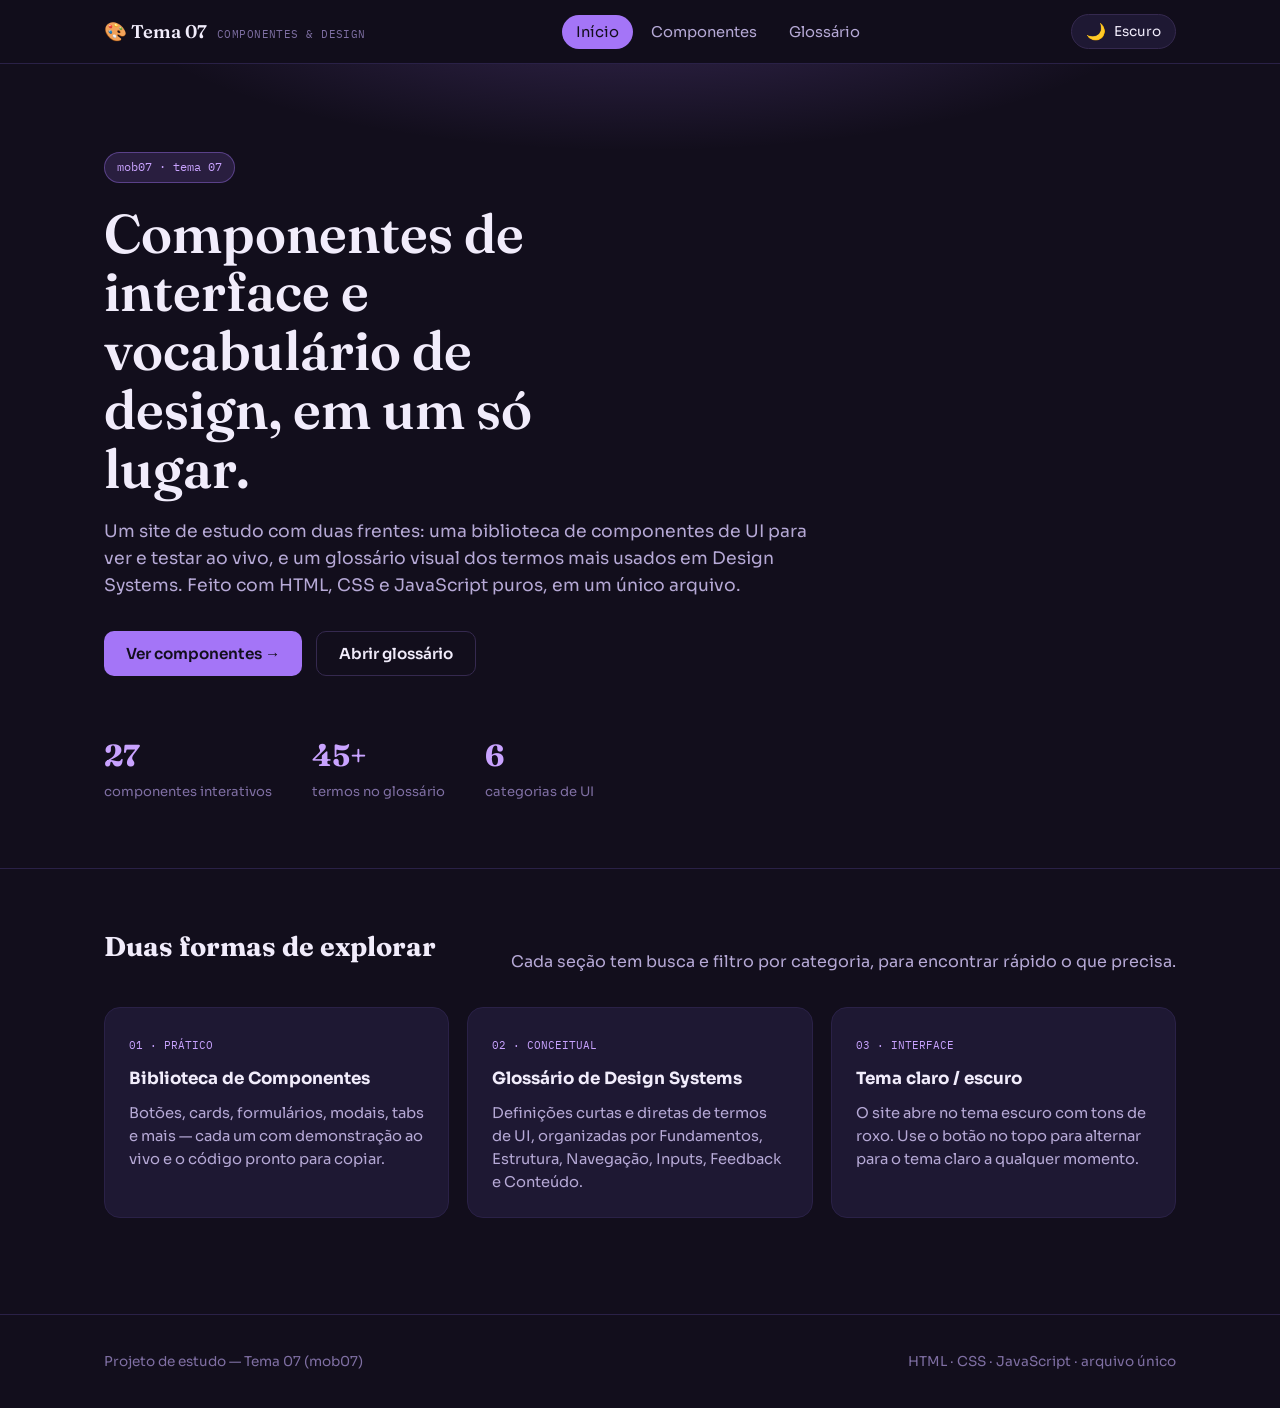
<file: index.html>
<!DOCTYPE html>
<html lang="pt-BR">
<head>
<meta charset="UTF-8">
<meta name="viewport" content="width=device-width, initial-scale=1.0">
<title>Tema 07 · Componentes &amp; Glossário de Design</title>
<meta name="description" content="Biblioteca de componentes de interface e glossário visual de Design Systems, com tema claro/escuro. Arquivo único.">
<link rel="preconnect" href="https://fonts.googleapis.com">
<link href="https://fonts.googleapis.com/css2?family=Fraunces:wght@500;600&family=Sora:wght@400;500;600;700&family=IBM+Plex+Mono:wght@400;500&display=swap" rel="stylesheet">
<script>
  (function () {
    if (localStorage.getItem("tema-preferido") === "light") {
      document.documentElement.setAttribute("data-theme", "light");
    }
  })();
</script>
<style>
:root {
  --bg: #120e1c; --bg-elevated: #1b1530; --bg-elevated-2: #241c3d;
  --surface: #1e1833; --surface-hover: #2a2147; --border: #35294f; --border-soft: #2a2147;
  --text: #f1ecfb; --text-muted: #b6a9d6; --text-faint: #7f6fa3;
  --accent: #a475f7; --accent-strong: #c9a3ff; --accent-soft: #6c4ab8; --accent-contrast: #120e1c;
  --success: #6fd7a3; --warning: #f5c76b; --danger: #f3768a; --info: #7bc3f0;
  --shadow: 0 12px 32px rgba(8, 5, 18, 0.55);
  --radius-sm: 6px; --radius-md: 10px; --radius-lg: 16px;
  --font-display: "Fraunces", "Georgia", serif;
  --font-body: "Sora", "Segoe UI", sans-serif;
  --font-mono: "IBM Plex Mono", "Consolas", monospace;
  color-scheme: dark;
}
[data-theme="light"] {
  --bg: #f7f4fb; --bg-elevated: #ffffff; --bg-elevated-2: #efe9f9;
  --surface: #ffffff; --surface-hover: #f1ebfa; --border: #ddd0f2; --border-soft: #e8dff6;
  --text: #251b3d; --text-muted: #5d4d7c; --text-faint: #8779a3;
  --accent: #7c3aed; --accent-strong: #5b21b6; --accent-soft: #ddd0f7; --accent-contrast: #ffffff;
  --shadow: 0 12px 28px rgba(124, 58, 237, 0.12);
  color-scheme: light;
}
* { box-sizing: border-box; }
html { scroll-behavior: smooth; }
body { margin: 0; background: var(--bg); color: var(--text); font-family: var(--font-body); font-size: 16px; line-height: 1.55; transition: background 0.25s ease, color 0.25s ease; }
a { color: inherit; }
img { max-width: 100%; }
.container { max-width: 1120px; margin: 0 auto; padding: 0 24px; }
.site-header { position: sticky; top: 0; z-index: 50; background: color-mix(in srgb, var(--bg) 88%, transparent); backdrop-filter: blur(10px); border-bottom: 1px solid var(--border-soft); }
.site-header .container { display: flex; align-items: center; justify-content: space-between; gap: 16px; padding-top: 14px; padding-bottom: 14px; }
.brand { display: flex; align-items: baseline; gap: 10px; font-family: var(--font-display); font-size: 1.15rem; font-weight: 600; text-decoration: none; color: var(--text); background: none; border: none; cursor: pointer; padding: 0; }
.brand small { font-family: var(--font-mono); font-size: 0.68rem; font-weight: 400; color: var(--text-faint); letter-spacing: 0.04em; }
.nav-links { display: flex; align-items: center; gap: 4px; }
.nav-links button { text-decoration: none; color: var(--text-muted); font-size: 0.92rem; padding: 8px 14px; border-radius: 999px; transition: background 0.15s ease, color 0.15s ease; background: none; border: none; cursor: pointer; font-family: var(--font-body); }
.nav-links button:hover { color: var(--text); background: var(--surface-hover); }
.nav-links button.active { color: var(--accent-contrast); background: var(--accent); }
.theme-toggle { display: inline-flex; align-items: center; gap: 8px; background: var(--surface); border: 1px solid var(--border); color: var(--text); padding: 8px 14px; border-radius: 999px; cursor: pointer; font-family: var(--font-body); font-size: 0.85rem; transition: border-color 0.15s ease, transform 0.15s ease; }
.theme-toggle:hover { border-color: var(--accent); }
.theme-toggle:active { transform: scale(0.96); }
.theme-toggle .icon { font-size: 1rem; line-height: 1; }
.view { display: none; }
.view.active { display: block; }
.hero { padding: 88px 0 64px; border-bottom: 1px solid var(--border-soft); position: relative; overflow: hidden; }
.hero::before { content: ""; position: absolute; inset: -40% -10% auto; height: 480px; background: radial-gradient(closest-side, color-mix(in srgb, var(--accent) 26%, transparent), transparent 70%); pointer-events: none; }
.hero .container { position: relative; }
.hero.compact { padding: 56px 0 32px; }
.eyebrow-tag { display: inline-block; font-family: var(--font-mono); font-size: 0.75rem; color: var(--accent-strong); background: color-mix(in srgb, var(--accent) 16%, transparent); border: 1px solid color-mix(in srgb, var(--accent) 40%, transparent); padding: 5px 12px; border-radius: 999px; margin-bottom: 22px; }
.hero h1 { font-family: var(--font-display); font-size: clamp(2.2rem, 4.5vw, 3.4rem); line-height: 1.08; margin: 0 0 20px; max-width: 14ch; font-weight: 600; }
.hero.compact h1 { max-width: 22ch; font-size: clamp(1.8rem, 3.5vw, 2.6rem); }
.hero p.lede { max-width: 56ch; color: var(--text-muted); font-size: 1.08rem; margin: 0 0 32px; }
.hero-actions { display: flex; gap: 14px; flex-wrap: wrap; }
.btn { display: inline-flex; align-items: center; gap: 8px; border: none; border-radius: var(--radius-md); padding: 12px 22px; font-family: var(--font-body); font-size: 0.95rem; font-weight: 600; cursor: pointer; text-decoration: none; transition: transform 0.12s ease, box-shadow 0.12s ease, background 0.12s ease, border-color 0.12s ease; }
.btn-primary { background: var(--accent); color: var(--accent-contrast); }
.btn-primary:hover { background: var(--accent-strong); box-shadow: 0 8px 20px color-mix(in srgb, var(--accent) 45%, transparent); }
.btn-secondary { background: transparent; border: 1px solid var(--border); color: var(--text); }
.btn-secondary:hover { border-color: var(--accent); color: var(--accent-strong); }
.btn-danger { background: var(--danger); color: #2a0810; }
.btn:active { transform: translateY(1px); }
.btn-sm { padding: 7px 14px; font-size: 0.82rem; }
.btn-icon { width: 40px; height: 40px; padding: 0; justify-content: center; border-radius: 999px; background: var(--surface); border: 1px solid var(--border); color: var(--text); }
.btn-icon:hover { border-color: var(--accent); }
.stat-row { display: flex; gap: 40px; margin-top: 56px; flex-wrap: wrap; }
.stat-row .stat b { display: block; font-family: var(--font-display); font-size: 1.9rem; color: var(--accent-strong); }
.stat-row .stat span { font-size: 0.82rem; color: var(--text-faint); }
.section { padding: 56px 0; }
.section.no-top-pad { padding-top: 0; }
.section-head { display: flex; align-items: flex-end; justify-content: space-between; gap: 24px; margin-bottom: 32px; flex-wrap: wrap; }
.section-head h2 { font-family: var(--font-display); font-size: 1.7rem; margin: 0 0 8px; }
.section-head p { color: var(--text-muted); margin: 0; max-width: 56ch; }
.card-grid { display: grid; grid-template-columns: repeat(3, 1fr); gap: 18px; }
.info-card { background: var(--surface); border: 1px solid var(--border-soft); border-radius: var(--radius-lg); padding: 24px; }
.info-card h3 { margin: 0 0 10px; font-size: 1.05rem; }
.info-card p { margin: 0; color: var(--text-muted); font-size: 0.92rem; }
.info-card .tag { display: inline-block; font-family: var(--font-mono); font-size: 0.7rem; color: var(--accent-strong); margin-bottom: 12px; }
.toolbar { display: flex; gap: 12px; flex-wrap: wrap; align-items: center; margin-bottom: 28px; position: sticky; top: 66px; z-index: 30; background: color-mix(in srgb, var(--bg) 92%, transparent); backdrop-filter: blur(8px); padding: 12px 0; }
.search-box { flex: 1 1 240px; display: flex; align-items: center; gap: 10px; background: var(--surface); border: 1px solid var(--border); border-radius: 999px; padding: 10px 18px; }
.search-box input { flex: 1; background: none; border: none; outline: none; color: var(--text); font-family: var(--font-body); font-size: 0.95rem; }
.search-box input::placeholder { color: var(--text-faint); }
.filter-chips { display: flex; gap: 8px; flex-wrap: wrap; }
.chip { border: 1px solid var(--border); background: var(--surface); color: var(--text-muted); padding: 8px 16px; border-radius: 999px; font-size: 0.82rem; cursor: pointer; transition: all 0.15s ease; white-space: nowrap; }
.chip:hover { border-color: var(--accent); color: var(--text); }
.chip.active { background: var(--accent); border-color: var(--accent); color: var(--accent-contrast); }
.result-count { color: var(--text-faint); font-size: 0.82rem; margin: -14px 0 20px; }
.demo-grid { display: grid; grid-template-columns: repeat(auto-fill, minmax(310px, 1fr)); gap: 20px; }
.demo-card { background: var(--surface); border: 1px solid var(--border-soft); border-radius: var(--radius-lg); overflow: hidden; display: flex; flex-direction: column; }
.demo-card-head { padding: 18px 20px 0; }
.demo-card-head .cat { font-family: var(--font-mono); font-size: 0.68rem; color: var(--accent-strong); text-transform: lowercase; }
.demo-card-head h3 { margin: 6px 0 6px; font-size: 1.05rem; }
.demo-card-head p { margin: 0 0 16px; font-size: 0.86rem; color: var(--text-muted); }
.demo-stage { background: var(--bg-elevated); border-top: 1px solid var(--border-soft); border-bottom: 1px solid var(--border-soft); padding: 24px 20px; display: flex; align-items: center; justify-content: center; gap: 10px; flex-wrap: wrap; min-height: 92px; }
.demo-tabs { display: flex; border-bottom: 1px solid var(--border-soft); }
.demo-tab-btn { flex: 1; background: none; border: none; color: var(--text-faint); padding: 10px; font-size: 0.78rem; font-family: var(--font-mono); cursor: pointer; border-bottom: 2px solid transparent; }
.demo-tab-btn.active { color: var(--accent-strong); border-bottom-color: var(--accent); }
.demo-code { display: none; margin: 0; padding: 16px 20px; font-family: var(--font-mono); font-size: 0.78rem; color: var(--text-muted); background: var(--bg); overflow-x: auto; white-space: pre; }
.demo-code.visible { display: block; }
.demo-stage.hidden-panel { display: none; }
.mini-badge { display: inline-flex; align-items: center; gap: 6px; background: var(--accent-soft); color: var(--accent-strong); border: 1px solid color-mix(in srgb, var(--accent) 40%, transparent); padding: 4px 12px; border-radius: 999px; font-size: 0.78rem; }
[data-theme="light"] .mini-badge { color: var(--accent-strong); background: color-mix(in srgb, var(--accent) 14%, transparent); }
.mini-alert { display: flex; gap: 10px; align-items: flex-start; background: color-mix(in srgb, var(--info) 14%, transparent); border: 1px solid color-mix(in srgb, var(--info) 40%, transparent); color: var(--text); padding: 10px 14px; border-radius: var(--radius-md); font-size: 0.85rem; width: 100%; }
.mini-card { background: var(--surface); border: 1px solid var(--border); border-radius: var(--radius-md); padding: 14px 16px; width: 100%; max-width: 220px; }
.mini-card h4 { margin: 0 0 4px; font-size: 0.92rem; }
.mini-card p { margin: 0; font-size: 0.8rem; color: var(--text-muted); }
.switch { position: relative; width: 42px; height: 24px; display: inline-block; }
.switch input { opacity: 0; width: 0; height: 0; }
.switch .track { position: absolute; inset: 0; background: var(--border); border-radius: 999px; transition: 0.2s; cursor: pointer; }
.switch .track::before { content: ""; position: absolute; height: 18px; width: 18px; left: 3px; top: 3px; background: white; border-radius: 50%; transition: 0.2s; }
.switch input:checked + .track { background: var(--accent); }
.switch input:checked + .track::before { transform: translateX(18px); }
.progress-track { width: 100%; height: 8px; border-radius: 999px; background: var(--border-soft); overflow: hidden; }
.progress-fill { height: 100%; border-radius: 999px; background: linear-gradient(90deg, var(--accent-soft), var(--accent)); width: 62%; }
.tabs-mini { display: inline-flex; background: var(--bg); border: 1px solid var(--border); border-radius: 999px; padding: 3px; }
.tabs-mini button { border: none; background: none; color: var(--text-muted); padding: 6px 14px; border-radius: 999px; font-size: 0.8rem; cursor: pointer; }
.tabs-mini button.active { background: var(--accent); color: var(--accent-contrast); }
.tooltip-demo { position: relative; display: inline-block; }
.tooltip-demo .bubble { position: absolute; bottom: 130%; left: 50%; transform: translateX(-50%); background: var(--bg-elevated-2); border: 1px solid var(--border); color: var(--text); padding: 6px 12px; border-radius: var(--radius-sm); font-size: 0.78rem; white-space: nowrap; opacity: 0; pointer-events: none; transition: opacity 0.15s ease; }
.tooltip-demo:hover .bubble { opacity: 1; }
.skeleton-line { height: 12px; border-radius: 4px; background: linear-gradient(90deg, var(--border-soft) 25%, var(--surface-hover) 50%, var(--border-soft) 75%); background-size: 200% 100%; animation: shimmer 1.4s infinite; margin-bottom: 8px; }
@keyframes shimmer { 0% { background-position: 200% 0; } 100% { background-position: -200% 0; } }
.spinner { width: 26px; height: 26px; border-radius: 50%; border: 3px solid var(--border-soft); border-top-color: var(--accent); animation: spin 0.7s linear infinite; }
@keyframes spin { to { transform: rotate(360deg); } }
.avatar { width: 40px; height: 40px; border-radius: 50%; background: linear-gradient(135deg, var(--accent), var(--accent-strong)); display: flex; align-items: center; justify-content: center; color: var(--accent-contrast); font-weight: 600; font-size: 0.85rem; }
.breadcrumb-mini { display: flex; gap: 6px; font-size: 0.82rem; color: var(--text-faint); }
.breadcrumb-mini a { color: var(--text-muted); text-decoration: none; }
.pagination-mini { display: flex; gap: 6px; }
.pagination-mini button { width: 30px; height: 30px; border-radius: var(--radius-sm); border: 1px solid var(--border); background: var(--surface); color: var(--text-muted); cursor: pointer; font-size: 0.82rem; }
.pagination-mini button.active { background: var(--accent); border-color: var(--accent); color: var(--accent-contrast); }
.input-mini, .select-mini, .textarea-mini { width: 100%; max-width: 220px; background: var(--bg); border: 1px solid var(--border); border-radius: var(--radius-sm); color: var(--text); padding: 9px 12px; font-family: var(--font-body); font-size: 0.85rem; }
.checkbox-row, .radio-row { display: flex; align-items: center; gap: 8px; font-size: 0.85rem; color: var(--text-muted); }
.accordion-mini { width: 100%; border: 1px solid var(--border); border-radius: var(--radius-md); overflow: hidden; }
.accordion-mini .acc-item + .acc-item { border-top: 1px solid var(--border-soft); }
.accordion-mini button { width: 100%; text-align: left; background: var(--surface); border: none; color: var(--text); padding: 12px 14px; font-size: 0.85rem; cursor: pointer; display: flex; justify-content: space-between; }
.accordion-mini .acc-panel { max-height: 0; overflow: hidden; transition: max-height 0.2s ease; font-size: 0.8rem; color: var(--text-muted); background: var(--bg-elevated); }
.accordion-mini .acc-panel p { margin: 0; padding: 0 14px 12px; }
.accordion-mini .acc-item.open .acc-panel { max-height: 120px; }
.toast-mini { display: flex; align-items: center; gap: 10px; background: var(--bg-elevated-2); border: 1px solid var(--border); border-left: 3px solid var(--success); padding: 10px 16px; border-radius: var(--radius-sm); font-size: 0.82rem; }
.modal-backdrop-mini { position: absolute; inset: 0; background: color-mix(in srgb, black 55%, transparent); display: flex; align-items: center; justify-content: center; }
.modal-mini { background: var(--bg-elevated); border: 1px solid var(--border); border-radius: var(--radius-md); padding: 16px 18px; width: 220px; box-shadow: var(--shadow); }
.modal-mini h4 { margin: 0 0 6px; font-size: 0.92rem; }
.modal-mini p { margin: 0 0 12px; font-size: 0.8rem; color: var(--text-muted); }
.rating-mini { display: flex; gap: 3px; font-size: 1.1rem; color: var(--accent); }
.slider-mini { width: 100%; max-width: 200px; accent-color: var(--accent); }
.table-mini { width: 100%; border-collapse: collapse; font-size: 0.82rem; }
.table-mini th, .table-mini td { text-align: left; padding: 6px 10px; border-bottom: 1px solid var(--border-soft); }
.table-mini th { color: var(--text-faint); font-weight: 500; font-family: var(--font-mono); font-size: 0.7rem; }
.stepper-mini { display: flex; align-items: center; gap: 6px; }
.stepper-mini .dot { width: 26px; height: 26px; border-radius: 50%; display: flex; align-items: center; justify-content: center; font-size: 0.72rem; border: 1px solid var(--border); color: var(--text-faint); }
.stepper-mini .dot.done { background: var(--accent); border-color: var(--accent); color: var(--accent-contrast); }
.stepper-mini .line { width: 20px; height: 1px; background: var(--border); }
.drawer-mini { position: absolute; top: 0; right: 0; bottom: 0; width: 120px; background: var(--bg-elevated); border-left: 1px solid var(--border); padding: 14px 12px; font-size: 0.78rem; color: var(--text-muted); }
.navbar-mini { display: flex; align-items: center; justify-content: space-between; width: 100%; background: var(--bg-elevated); border: 1px solid var(--border-soft); border-radius: var(--radius-md); padding: 10px 16px; font-size: 0.8rem; }
.navbar-mini .links { display: flex; gap: 14px; color: var(--text-muted); }
.glossary-list { display: flex; flex-direction: column; gap: 12px; }
.term-row { background: var(--surface); border: 1px solid var(--border-soft); border-radius: var(--radius-md); padding: 18px 22px; display: grid; grid-template-columns: 200px 1fr; gap: 20px; align-items: start; }
.term-row .term-name { display: flex; flex-direction: column; gap: 6px; }
.term-row .term-name strong { font-family: var(--font-display); font-size: 1.05rem; font-weight: 600; }
.term-row .cat { font-family: var(--font-mono); font-size: 0.66rem; color: var(--accent-strong); background: color-mix(in srgb, var(--accent) 14%, transparent); border: 1px solid color-mix(in srgb, var(--accent) 35%, transparent); padding: 2px 9px; border-radius: 999px; width: fit-content; }
.term-row .term-def p { margin: 0 0 8px; color: var(--text); font-size: 0.92rem; }
.term-row .term-def .example { font-size: 0.82rem; color: var(--text-faint); font-family: var(--font-mono); }
.site-footer { border-top: 1px solid var(--border-soft); padding: 36px 0; margin-top: 40px; color: var(--text-faint); font-size: 0.85rem; }
.site-footer .container { display: flex; justify-content: space-between; flex-wrap: wrap; gap: 12px; }
.back-to-top { position: fixed; right: 24px; bottom: 24px; width: 44px; height: 44px; border-radius: 50%; background: var(--accent); color: var(--accent-contrast); border: none; display: flex; align-items: center; justify-content: center; cursor: pointer; box-shadow: var(--shadow); opacity: 0; pointer-events: none; transition: opacity 0.2s ease, transform 0.2s ease; z-index: 40; }
.back-to-top.visible { opacity: 1; pointer-events: auto; }
.empty-state { text-align: center; padding: 60px 20px; color: var(--text-faint); }
.empty-state .glyph { font-size: 2rem; margin-bottom: 10px; }
:focus-visible { outline: 2px solid var(--accent); outline-offset: 2px; }
@media (max-width: 860px) { .card-grid { grid-template-columns: 1fr; } .term-row { grid-template-columns: 1fr; } .nav-links { display: none; } .hero { padding: 64px 0 44px; } }
@media (prefers-reduced-motion: reduce) { * { animation-duration: 0.001ms !important; transition-duration: 0.001ms !important; } }
</style>
</head>
<body>

  <header class="site-header">
    <div class="container">
      <button class="brand" data-goto="inicio">🎨 Tema 07 <small>COMPONENTES &amp; DESIGN</small></button>
      <nav class="nav-links">
        <button data-goto="inicio" class="active">Início</button>
        <button data-goto="componentes">Componentes</button>
        <button data-goto="glossario">Glossário</button>
      </nav>
      <button id="theme-toggle" class="theme-toggle" aria-pressed="false">
        <span class="icon">🌙</span><span class="label">Escuro</span>
      </button>
    </div>
  </header>

  <section id="view-inicio" class="view active">
    <div class="hero">
      <div class="container">
        <span class="eyebrow-tag">mob07 · tema 07</span>
        <h1>Componentes de interface e vocabulário de design, em um só lugar.</h1>
        <p class="lede">Um site de estudo com duas frentes: uma biblioteca de componentes de UI para ver e testar ao vivo, e um glossário visual dos termos mais usados em Design Systems. Feito com HTML, CSS e JavaScript puros, em um único arquivo.</p>
        <div class="hero-actions">
          <button class="btn btn-primary" data-goto="componentes">Ver componentes →</button>
          <button class="btn btn-secondary" data-goto="glossario">Abrir glossário</button>
        </div>
        <div class="stat-row">
          <div class="stat"><b>27</b><span>componentes interativos</span></div>
          <div class="stat"><b>45+</b><span>termos no glossário</span></div>
          <div class="stat"><b>6</b><span>categorias de UI</span></div>
        </div>
      </div>
    </div>
    <div class="section">
      <div class="container">
        <div class="section-head">
          <h2>Duas formas de explorar</h2>
          <p>Cada seção tem busca e filtro por categoria, para encontrar rápido o que precisa.</p>
        </div>
        <div class="card-grid">
          <div class="info-card"><span class="tag">01 · PRÁTICO</span><h3>Biblioteca de Componentes</h3><p>Botões, cards, formulários, modais, tabs e mais — cada um com demonstração ao vivo e o código pronto para copiar.</p></div>
          <div class="info-card"><span class="tag">02 · CONCEITUAL</span><h3>Glossário de Design Systems</h3><p>Definições curtas e diretas de termos de UI, organizadas por Fundamentos, Estrutura, Navegação, Inputs, Feedback e Conteúdo.</p></div>
          <div class="info-card"><span class="tag">03 · INTERFACE</span><h3>Tema claro / escuro</h3><p>O site abre no tema escuro com tons de roxo. Use o botão no topo para alternar para o tema claro a qualquer momento.</p></div>
        </div>
      </div>
    </div>
  </section>

  <section id="view-componentes" class="view">
    <div class="hero compact">
      <div class="container">
        <span class="eyebrow-tag">biblioteca</span>
        <h1>Componentes de interface, prontos para ver e copiar</h1>
        <p class="lede">Cada cartão tem uma demonstração ao vivo e o trecho de código correspondente. Use a busca ou os filtros para navegar por categoria.</p>
      </div>
    </div>
    <div class="section no-top-pad">
      <div class="container">
        <div class="toolbar">
          <div class="search-box"><span>🔍</span><input id="busca-componentes" type="text" placeholder="Buscar componente (ex.: botão, modal, tabs)..."></div>
          <div class="filter-chips" id="filtro-componentes"></div>
        </div>
        <p class="result-count" id="contador-componentes"></p>
        <div class="demo-grid" id="componentes-grid"></div>
      </div>
    </div>
  </section>

  <section id="view-glossario" class="view">
    <div class="hero compact">
      <div class="container">
        <span class="eyebrow-tag">enciclopédia de ui</span>
        <h1>Glossário visual de Design Systems &amp; UI</h1>
        <p class="lede">Nomenclatura, Atomic Design e vocabulário de interface, explicados em linguagem simples e com exemplos.</p>
      </div>
    </div>
    <div class="section no-top-pad">
      <div class="container">
        <div class="toolbar">
          <div class="search-box"><span>🔍</span><input id="busca-glossario" type="text" placeholder="Buscar termo (ex.: modal, breadcrumb, token)..."></div>
          <div class="filter-chips" id="filtro-glossario"></div>
        </div>
        <p class="result-count" id="contador-glossario"></p>
        <div class="glossary-list" id="glossario-lista"></div>
      </div>
    </div>
  </section>

  <footer class="site-footer">
    <div class="container">
      <span>Projeto de estudo — Tema 07 (mob07)</span>
      <span>HTML · CSS · JavaScript · arquivo único</span>
    </div>
  </footer>

  <button id="back-to-top" class="back-to-top" aria-label="Voltar ao topo">↑</button>

<script>
function irPara(view) {
  document.querySelectorAll(".view").forEach((v) => v.classList.remove("active"));
  document.getElementById("view-" + view).classList.add("active");
  document.querySelectorAll(".nav-links button").forEach((b) => b.classList.toggle("active", b.dataset.goto === view));
  window.scrollTo({ top: 0 });
}
document.addEventListener("DOMContentLoaded", () => {
  document.querySelectorAll("[data-goto]").forEach((el) => el.addEventListener("click", () => irPara(el.dataset.goto)));
});

(function () {
  const STORAGE_KEY = "tema-preferido";
  function aplicarTema(tema) {
    if (tema === "light") document.documentElement.setAttribute("data-theme", "light");
    else document.documentElement.removeAttribute("data-theme");
  }
  function temaAtual() { return localStorage.getItem(STORAGE_KEY) || "dark"; }
  function alternarTema() {
    const novo = temaAtual() === "dark" ? "light" : "dark";
    localStorage.setItem(STORAGE_KEY, novo);
    aplicarTema(novo);
    atualizarBotao();
  }
  function atualizarBotao() {
    const botao = document.getElementById("theme-toggle");
    if (!botao) return;
    const escuro = temaAtual() === "dark";
    botao.querySelector(".icon").textContent = escuro ? "🌙" : "☀️";
    botao.querySelector(".label").textContent = escuro ? "Escuro" : "Claro";
    botao.setAttribute("aria-pressed", String(!escuro));
  }
  document.addEventListener("DOMContentLoaded", function () {
    const botao = document.getElementById("theme-toggle");
    if (botao) { botao.addEventListener("click", alternarTema); atualizarBotao(); }
    const topo = document.getElementById("back-to-top");
    if (topo) {
      window.addEventListener("scroll", function () { topo.classList.toggle("visible", window.scrollY > 480); });
      topo.addEventListener("click", function () { window.scrollTo({ top: 0, behavior: "smooth" }); });
    }
  });
})();

const CATEGORIAS_COMPONENTES = [
  { id: "todos", nome: "Todos" }, { id: "estrutura", nome: "Estrutura" }, { id: "navegacao", nome: "Navegação" },
  { id: "inputs", nome: "Inputs" }, { id: "feedback", nome: "Feedback" }, { id: "conteudo", nome: "Conteúdo" },
];

const COMPONENTES = [
  { id: "botoes", categoria: "inputs", titulo: "Botões", descricao: "Variações de botão para ações primárias, secundárias e destrutivas.", demo: `<button class="btn btn-primary btn-sm">Salvar</button><button class="btn btn-secondary btn-sm">Cancelar</button><button class="btn btn-danger btn-sm">Excluir</button>`, codigo: `<button class="btn btn-primary">Salvar</button>\n<button class="btn btn-secondary">Cancelar</button>\n<button class="btn btn-danger">Excluir</button>` },
  { id: "botao-icone", categoria: "inputs", titulo: "Botão de ícone", descricao: "Ação compacta representada apenas por um ícone, com rótulo acessível.", demo: `<button class="btn-icon" aria-label="Curtir">♡</button><button class="btn-icon" aria-label="Compartilhar">↗</button>`, codigo: `<button class="btn-icon" aria-label="Curtir">♡</button>` },
  { id: "badge", categoria: "conteudo", titulo: "Badge", descricao: "Rótulo curto para status, categorias ou contadores.", demo: `<span class="mini-badge">● Ativo</span> <span class="mini-badge">Novo</span>`, codigo: `<span class="badge">● Ativo</span>` },
  { id: "avatar", categoria: "conteudo", titulo: "Avatar", descricao: "Representação visual de um usuário, com iniciais como alternativa a uma foto.", demo: `<div class="avatar">CA</div>`, codigo: `<div class="avatar">CA</div>` },
  { id: "card", categoria: "estrutura", titulo: "Card", descricao: "Contêiner que agrupa conteúdo relacionado com uma borda e elevação sutil.", demo: `<div class="mini-card"><h4>Título do card</h4><p>Texto de apoio explicando o conteúdo.</p></div>`, codigo: `<div class="card">\n  <h4>Título do card</h4>\n  <p>Texto de apoio.</p>\n</div>` },
  { id: "alerta", categoria: "feedback", titulo: "Alerta / Banner", descricao: "Mensagem de destaque para avisos, erros ou confirmações no fluxo da página.", demo: `<div class="mini-alert">ℹ️ Suas alterações foram salvas com sucesso.</div>`, codigo: `<div class="alert alert-info">\n  Suas alterações foram salvas.\n</div>` },
  { id: "toast", categoria: "feedback", titulo: "Toast / Snackbar", descricao: "Notificação temporária que aparece sobre a interface e desaparece sozinha.", demo: `<div class="toast-mini">✅ Item adicionado ao carrinho</div>`, codigo: `<div class="toast toast-success">\n  Item adicionado ao carrinho\n</div>` },
  { id: "progress", categoria: "feedback", titulo: "Barra de progresso", descricao: "Indica visualmente o avanço de uma tarefa ou upload.", demo: `<div class="progress-track"><div class="progress-fill"></div></div>`, codigo: `<div class="progress-track">\n  <div class="progress-fill" style="width: 62%"></div>\n</div>` },
  { id: "spinner", categoria: "feedback", titulo: "Spinner", descricao: "Indicador de carregamento para operações sem duração definida.", demo: `<div class="spinner"></div>`, codigo: `<div class="spinner"></div>` },
  { id: "skeleton", categoria: "feedback", titulo: "Skeleton loader", descricao: "Placeholder animado que antecipa o formato do conteúdo enquanto ele carrega.", demo: `<div style="width:100%"><div class="skeleton-line" style="width:80%"></div><div class="skeleton-line" style="width:55%"></div></div>`, codigo: `<div class="skeleton-line"></div>\n<div class="skeleton-line"></div>` },
  { id: "switch", categoria: "inputs", titulo: "Switch (toggle)", descricao: "Alterna entre dois estados, como ligado/desligado, com resposta imediata.", demo: `<label class="switch"><input type="checkbox" checked><span class="track"></span></label>`, codigo: `<label class="switch">\n  <input type="checkbox">\n  <span class="track"></span>\n</label>` },
  { id: "checkbox", categoria: "inputs", titulo: "Checkbox", descricao: "Seleção de uma ou mais opções independentes.", demo: `<label class="checkbox-row"><input type="checkbox" checked> Lembrar de mim</label>`, codigo: `<label>\n  <input type="checkbox"> Lembrar de mim\n</label>` },
  { id: "radio", categoria: "inputs", titulo: "Radio button", descricao: "Seleção única entre um grupo de opções mutuamente exclusivas.", demo: `<label class="radio-row"><input type="radio" name="r1" checked> Mensal</label> <label class="radio-row"><input type="radio" name="r1"> Anual</label>`, codigo: `<input type="radio" name="plano" checked> Mensal\n<input type="radio" name="plano"> Anual` },
  { id: "input-texto", categoria: "inputs", titulo: "Campo de texto", descricao: "Entrada de texto simples de uma linha, com rótulo e placeholder.", demo: `<input class="input-mini" type="text" placeholder="seu@email.com">`, codigo: `<input type="text" placeholder="seu@email.com">` },
  { id: "textarea", categoria: "inputs", titulo: "Textarea", descricao: "Entrada de texto de múltiplas linhas para conteúdos mais longos.", demo: `<textarea class="textarea-mini" rows="2" placeholder="Escreva um comentário..."></textarea>`, codigo: `<textarea rows="3" placeholder="Escreva..."></textarea>` },
  { id: "select", categoria: "inputs", titulo: "Select", descricao: "Lista suspensa para escolher uma opção entre várias predefinidas.", demo: `<select class="select-mini"><option>Minas Gerais</option><option>São Paulo</option></select>`, codigo: `<select>\n  <option>Minas Gerais</option>\n  <option>São Paulo</option>\n</select>` },
  { id: "slider", categoria: "inputs", titulo: "Slider (range)", descricao: "Seleção de um valor numérico dentro de um intervalo, por arraste.", demo: `<input class="slider-mini" type="range" min="0" max="100" value="40">`, codigo: `<input type="range" min="0" max="100" value="40">` },
  { id: "rating", categoria: "inputs", titulo: "Rating (estrelas)", descricao: "Avaliação por estrelas, comum em produtos e serviços.", demo: `<div class="rating-mini">★★★★☆</div>`, codigo: `<div class="rating">★★★★☆</div>` },
  { id: "tooltip", categoria: "feedback", titulo: "Tooltip", descricao: "Texto de apoio que aparece ao passar o cursor sobre um elemento.", demo: `<span class="tooltip-demo"><button class="btn btn-secondary btn-sm">Passe o mouse</button><span class="bubble">Isto é um tooltip</span></span>`, codigo: `<span class="tooltip">\n  <button>Passe o mouse</button>\n  <span class="bubble">Texto de apoio</span>\n</span>` },
  { id: "modal", categoria: "feedback", titulo: "Modal", descricao: "Janela sobreposta que exige atenção antes de voltar ao fluxo principal.", demo: `<div style="position:relative;width:100%;height:100px;"><div class="modal-backdrop-mini"><div class="modal-mini"><h4>Excluir item?</h4><p>Essa ação não pode ser desfeita.</p><button class="btn btn-danger btn-sm">Excluir</button></div></div></div>`, codigo: `<div class="modal">\n  <h4>Excluir item?</h4>\n  <p>Essa ação não pode ser desfeita.</p>\n</div>` },
  { id: "accordion", categoria: "estrutura", titulo: "Accordion", descricao: "Painéis que expandem e recolhem conteúdo, economizando espaço vertical.", demo: `<div class="accordion-mini"><div class="acc-item open"><button>O que é um design system? <span>−</span></button><div class="acc-panel"><p>Um conjunto de padrões e componentes reutilizáveis.</p></div></div><div class="acc-item"><button>Como instalar? <span>+</span></button><div class="acc-panel"><p>Basta importar o CSS e o JS do projeto.</p></div></div></div>`, codigo: `<div class="accordion">\n  <button>Pergunta</button>\n  <div class="panel">Resposta</div>\n</div>` },
  { id: "tabs", categoria: "navegacao", titulo: "Tabs (abas)", descricao: "Organiza conteúdos relacionados em painéis alternáveis, sem trocar de página.", demo: `<div class="tabs-mini"><button class="active">Perfil</button><button>Segurança</button><button>Cobrança</button></div>`, codigo: `<div class="tabs">\n  <button class="active">Perfil</button>\n  <button>Segurança</button>\n</div>` },
  { id: "breadcrumb", categoria: "navegacao", titulo: "Breadcrumb", descricao: "Trilha de navegação que mostra a localização atual dentro da hierarquia do site.", demo: `<div class="breadcrumb-mini"><a href="#">Início</a> / <a href="#">Cursos</a> / <span>Tema 07</span></div>`, codigo: `<nav class="breadcrumb">\n  Início / Cursos / Tema 07\n</nav>` },
  { id: "pagination", categoria: "navegacao", titulo: "Paginação", descricao: "Divide grandes conjuntos de conteúdo em páginas navegáveis.", demo: `<div class="pagination-mini"><button>‹</button><button class="active">1</button><button>2</button><button>3</button><button>›</button></div>`, codigo: `<div class="pagination">\n  <button class="active">1</button>\n  <button>2</button>\n</div>` },
  { id: "navbar", categoria: "navegacao", titulo: "Navbar", descricao: "Barra de navegação principal, fixa no topo da página.", demo: `<div class="navbar-mini"><strong>Marca</strong><span class="links">Início · Sobre · Contato</span></div>`, codigo: `<nav class="navbar">\n  <strong>Marca</strong>\n  <div class="links">Início · Sobre</div>\n</nav>` },
  { id: "stepper", categoria: "navegacao", titulo: "Stepper", descricao: "Mostra o progresso do usuário em um processo de várias etapas.", demo: `<div class="stepper-mini"><div class="dot done">1</div><div class="line"></div><div class="dot done">2</div><div class="line"></div><div class="dot">3</div></div>`, codigo: `<div class="stepper">\n  <span class="dot done">1</span>\n  <span class="dot">2</span>\n</div>` },
  { id: "drawer", categoria: "navegacao", titulo: "Drawer (gaveta)", descricao: "Painel lateral que desliza sobre o conteúdo, usado em menus e filtros.", demo: `<div style="position:relative;width:100%;height:100px;"><div class="drawer-mini">Menu<br>lateral</div></div>`, codigo: `<aside class="drawer">\n  Menu lateral\n</aside>` },
  { id: "tabela", categoria: "conteudo", titulo: "Tabela", descricao: "Exibe dados estruturados em linhas e colunas.", demo: `<table class="table-mini"><tr><th>Nome</th><th>Status</th></tr><tr><td>Ana</td><td>Ativa</td></tr><tr><td>Bruno</td><td>Pendente</td></tr></table>`, codigo: `<table>\n  <tr><th>Nome</th><th>Status</th></tr>\n  <tr><td>Ana</td><td>Ativa</td></tr>\n</table>` },
  { id: "divider", categoria: "estrutura", titulo: "Divider", descricao: "Linha fina que separa visualmente seções ou grupos de conteúdo.", demo: `<div style="width:100%;border-top:1px solid var(--border)"></div>`, codigo: `<hr class="divider">` },
];

function renderizarComponentes(lista) {
  const grid = document.getElementById("componentes-grid");
  const contador = document.getElementById("contador-componentes");
  grid.innerHTML = "";
  if (lista.length === 0) {
    grid.innerHTML = `<div class="empty-state" style="grid-column: 1 / -1;"><div class="glyph">🔍</div><p>Nenhum componente encontrado para essa busca.</p></div>`;
    contador.textContent = "0 componentes encontrados";
    return;
  }
  contador.textContent = `${lista.length} componente${lista.length > 1 ? "s" : ""} encontrado${lista.length > 1 ? "s" : ""}`;
  lista.forEach((comp) => {
    const card = document.createElement("article");
    card.className = "demo-card";
    card.innerHTML = `
      <div class="demo-card-head"><span class="cat">${comp.categoria}</span><h3>${comp.titulo}</h3><p>${comp.descricao}</p></div>
      <div class="demo-tabs"><button class="demo-tab-btn active" data-view="preview">Visualização</button><button class="demo-tab-btn" data-view="code">Código</button></div>
      <div class="demo-stage" data-panel="preview">${comp.demo}</div>
      <pre class="demo-code" data-panel="code">${comp.codigo.replace(/</g, "&lt;")}</pre>
    `;
    const [previewBtn, codeBtn] = card.querySelectorAll(".demo-tab-btn");
    const previewPanel = card.querySelector('[data-panel="preview"]');
    const codePanel = card.querySelector('[data-panel="code"]');
    previewBtn.addEventListener("click", () => { previewBtn.classList.add("active"); codeBtn.classList.remove("active"); previewPanel.classList.remove("hidden-panel"); codePanel.classList.remove("visible"); });
    codeBtn.addEventListener("click", () => { codeBtn.classList.add("active"); previewBtn.classList.remove("active"); previewPanel.classList.add("hidden-panel"); codePanel.classList.add("visible"); });
    grid.appendChild(card);
  });
  grid.querySelectorAll(".acc-item button").forEach((btn) => btn.addEventListener("click", () => btn.closest(".acc-item").classList.toggle("open")));
  grid.querySelectorAll(".tabs-mini button").forEach((btn) => btn.addEventListener("click", () => { btn.parentElement.querySelectorAll("button").forEach((b) => b.classList.remove("active")); btn.classList.add("active"); }));
}

function aplicarFiltrosComponentes() {
  const termo = document.getElementById("busca-componentes").value.trim().toLowerCase();
  const categoriaAtiva = document.querySelector("#filtro-componentes .chip.active").dataset.categoria;
  const filtrados = COMPONENTES.filter((c) => {
    const bateCategoria = categoriaAtiva === "todos" || c.categoria === categoriaAtiva;
    const bateTexto = c.titulo.toLowerCase().includes(termo) || c.descricao.toLowerCase().includes(termo);
    return bateCategoria && bateTexto;
  });
  renderizarComponentes(filtrados);
}

const CATEGORIAS_GLOSSARIO = [
  { id: "todos", nome: "Todos" }, { id: "fundamentos", nome: "Fundamentos" }, { id: "estrutura", nome: "Estrutura" },
  { id: "navegacao", nome: "Navegação" }, { id: "inputs", nome: "Inputs" }, { id: "feedback", nome: "Feedback" }, { id: "conteudo", nome: "Conteúdo" },
];

const TERMOS = [
  { termo: "Design System", categoria: "fundamentos", definicao: "Conjunto documentado de componentes, tokens e regras de uso que garante consistência visual e funcional entre telas e produtos.", exemplo: "Ex.: Material Design, Ant Design, Carbon." },
  { termo: "Design Token", categoria: "fundamentos", definicao: "Menor unidade de decisão visual de um design system — cor, espaçamento, raio de borda — armazenada como variável reutilizável.", exemplo: "Ex.: --color-accent, --radius-md." },
  { termo: "Atomic Design", categoria: "fundamentos", definicao: "Metodologia de Brad Frost que organiza a interface em cinco níveis: átomos, moléculas, organismos, templates e páginas.", exemplo: "Ex.: um botão (átomo) vira parte de um formulário (organismo)." },
  { termo: "Átomo", categoria: "fundamentos", definicao: "Menor elemento de interface, indivisível sem perder sua função — um botão, um input, um rótulo.", exemplo: "Ex.: input, label, button." },
  { termo: "Molécula", categoria: "fundamentos", definicao: "Combinação de átomos que formam uma unidade funcional simples, como um campo de busca com botão.", exemplo: "Ex.: input + botão de lupa." },
  { termo: "Organismo", categoria: "fundamentos", definicao: "Agrupamento de moléculas e átomos que forma uma seção completa e reconhecível da interface.", exemplo: "Ex.: cabeçalho com logo, busca e menu." },
  { termo: "Grid system", categoria: "fundamentos", definicao: "Estrutura de colunas e margens que organiza o layout e garante alinhamento consistente entre elementos.", exemplo: "Ex.: grid de 12 colunas." },
  { termo: "Hierarquia visual", categoria: "fundamentos", definicao: "Ordem de importância dada aos elementos por meio de tamanho, cor, contraste e posição, guiando o olhar do usuário.", exemplo: "Ex.: título maior que o texto de apoio." },
  { termo: "Affordance", categoria: "fundamentos", definicao: "Qualidade de um elemento que sugere, pela própria aparência, como ele deve ser usado.", exemplo: "Ex.: um botão com sombra parece clicável." },
  { termo: "Responsividade", categoria: "fundamentos", definicao: "Capacidade de uma interface se adaptar a diferentes tamanhos de tela e dispositivos.", exemplo: "Ex.: menu que vira gaveta no celular." },
  { termo: "Acessibilidade (a11y)", categoria: "fundamentos", definicao: "Conjunto de práticas que garante que a interface possa ser usada por pessoas com diferentes capacidades e tecnologias assistivas.", exemplo: "Ex.: contraste adequado, navegação por teclado." },
  { termo: "Dark mode", categoria: "fundamentos", definicao: "Tema visual com fundo escuro e texto claro, reduzindo o brilho emitido pela tela.", exemplo: "Ex.: alternância entre tema claro e escuro." },
  { termo: "Container", categoria: "estrutura", definicao: "Elemento que envolve e limita a largura do conteúdo, centralizando-o na página.", exemplo: "Ex.: div.container." },
  { termo: "Card", categoria: "estrutura", definicao: "Bloco de conteúdo autocontido, geralmente com borda ou sombra, usado para agrupar informações relacionadas.", exemplo: "Ex.: card de produto em uma loja." },
  { termo: "Wrapper", categoria: "estrutura", definicao: "Elemento que embrulha outro apenas para fins de estilo ou posicionamento, sem significado semântico próprio.", exemplo: "Ex.: div.wrapper." },
  { termo: "Section", categoria: "estrutura", definicao: "Divisão temática de uma página, geralmente com seu próprio título e propósito.", exemplo: "Ex.: seção Depoimentos de uma landing page." },
  { termo: "Divider", categoria: "estrutura", definicao: "Linha ou espaço usado para separar visualmente grupos de conteúdo.", exemplo: "Ex.: hr entre dois blocos." },
  { termo: "Accordion", categoria: "estrutura", definicao: "Componente que expande e recolhe painéis de conteúdo, economizando espaço vertical.", exemplo: "Ex.: seção de perguntas frequentes." },
  { termo: "Sidebar", categoria: "estrutura", definicao: "Painel lateral fixo, geralmente usado para navegação ou filtros.", exemplo: "Ex.: menu lateral de um painel administrativo." },
  { termo: "Navbar", categoria: "navegacao", definicao: "Barra de navegação principal do site, normalmente fixa no topo da página.", exemplo: "Ex.: logo + links de menu." },
  { termo: "Breadcrumb", categoria: "navegacao", definicao: "Trilha de links que mostra o caminho percorrido até a página atual dentro da hierarquia do site.", exemplo: "Ex.: Início / Produtos / Camisetas." },
  { termo: "Tabs (abas)", categoria: "navegacao", definicao: "Permitem alternar entre diferentes conteúdos relacionados sem sair da página.", exemplo: "Ex.: abas Descrição e Avaliações." },
  { termo: "Paginação", categoria: "navegacao", definicao: "Divide uma lista longa de itens em páginas menores e navegáveis.", exemplo: "Ex.: 1, 2, 3 ... 10 no rodapé de uma lista." },
  { termo: "Drawer", categoria: "navegacao", definicao: "Painel que desliza a partir de uma borda da tela, sobrepondo o conteúdo, comum em menus mobile.", exemplo: "Ex.: menu hambúrguer que abre da lateral." },
  { termo: "Stepper", categoria: "navegacao", definicao: "Indica o progresso do usuário em um processo dividido em etapas sequenciais.", exemplo: "Ex.: checkout em 3 passos." },
  { termo: "Menu hambúrguer", categoria: "navegacao", definicao: "Ícone de três linhas que, ao ser clicado, revela um menu de navegação escondido — comum em telas pequenas.", exemplo: "Ex.: ícone no canto superior." },
  { termo: "Back to top", categoria: "navegacao", definicao: "Botão flutuante que leva o usuário de volta ao topo da página após rolagem.", exemplo: "Ex.: botão no canto inferior direito." },
  { termo: "Input", categoria: "inputs", definicao: "Campo onde o usuário digita informações, como texto, número ou senha.", exemplo: "Ex.: input type=email." },
  { termo: "Textarea", categoria: "inputs", definicao: "Campo de texto de múltiplas linhas, usado para conteúdos mais longos.", exemplo: "Ex.: campo de comentário." },
  { termo: "Select / Dropdown", categoria: "inputs", definicao: "Lista suspensa que permite escolher uma opção entre várias predefinidas.", exemplo: "Ex.: seletor de estado ou país." },
  { termo: "Checkbox", categoria: "inputs", definicao: "Controle que permite marcar uma ou mais opções de forma independente.", exemplo: "Ex.: Aceito os termos de uso." },
  { termo: "Radio button", categoria: "inputs", definicao: "Controle que permite escolher apenas uma opção dentro de um grupo mutuamente exclusivo.", exemplo: "Ex.: escolha de forma de pagamento." },
  { termo: "Switch (toggle)", categoria: "inputs", definicao: "Controle deslizante que alterna entre dois estados, como ligado e desligado.", exemplo: "Ex.: ativar notificações." },
  { termo: "Slider (range)", categoria: "inputs", definicao: "Permite selecionar um valor numérico dentro de um intervalo, arrastando um controle.", exemplo: "Ex.: filtro de faixa de preço." },
  { termo: "Placeholder", categoria: "inputs", definicao: "Texto de exemplo exibido dentro de um campo vazio, que desaparece ao digitar.", exemplo: "Ex.: seu@email.com em um campo de e-mail." },
  { termo: "Validação de formulário", categoria: "inputs", definicao: "Verificação de que os dados inseridos atendem aos critérios esperados antes do envio.", exemplo: "Ex.: aviso de e-mail inválido." },
  { termo: "Alert / Banner", categoria: "feedback", definicao: "Mensagem de destaque usada para comunicar avisos, erros, sucesso ou informações importantes.", exemplo: "Ex.: Alterações salvas com sucesso." },
  { termo: "Toast / Snackbar", categoria: "feedback", definicao: "Notificação temporária e discreta que aparece sobre a interface e desaparece automaticamente.", exemplo: "Ex.: Item adicionado ao carrinho." },
  { termo: "Modal", categoria: "feedback", definicao: "Janela sobreposta que bloqueia a interação com o restante da página até ser fechada, usada para decisões importantes.", exemplo: "Ex.: confirmação antes de excluir um item." },
  { termo: "Tooltip", categoria: "feedback", definicao: "Texto de apoio breve que aparece ao passar o cursor ou focar em um elemento.", exemplo: "Ex.: explicação de um ícone." },
  { termo: "Skeleton loader", categoria: "feedback", definicao: "Placeholder animado que imita o formato do conteúdo final enquanto ele ainda está carregando.", exemplo: "Ex.: retângulos cinza pulsantes no lugar de texto." },
  { termo: "Spinner", categoria: "feedback", definicao: "Indicador visual de carregamento para operações sem duração ou progresso definido.", exemplo: "Ex.: círculo girando durante um envio." },
  { termo: "Progress bar", categoria: "feedback", definicao: "Barra que indica visualmente o avanço de uma tarefa com duração ou etapas conhecidas.", exemplo: "Ex.: barra de upload de arquivo." },
  { termo: "Estado vazio (empty state)", categoria: "feedback", definicao: "Tela ou trecho exibido quando não há conteúdo para mostrar, orientando o próximo passo do usuário.", exemplo: "Ex.: Nenhum resultado encontrado." },
  { termo: "Badge", categoria: "conteudo", definicao: "Rótulo pequeno e destacado usado para indicar status, categoria ou contagem.", exemplo: "Ex.: Novo, contador de notificações." },
  { termo: "Chip / Tag", categoria: "conteudo", definicao: "Elemento compacto que representa uma opção, filtro ou atributo selecionável ou removível.", exemplo: "Ex.: tags de filtro em uma busca." },
  { termo: "Avatar", categoria: "conteudo", definicao: "Representação visual de um usuário, geralmente uma foto ou as iniciais do nome.", exemplo: "Ex.: foto de perfil em um comentário." },
  { termo: "Tabela", categoria: "conteudo", definicao: "Estrutura que organiza dados em linhas e colunas para facilitar comparação e leitura.", exemplo: "Ex.: lista de usuários com nome e status." },
  { termo: "Rating (avaliação)", categoria: "conteudo", definicao: "Representação visual de uma nota ou avaliação, geralmente por estrelas.", exemplo: "Ex.: quatro de cinco estrelas em um produto." },
  { termo: "Lista", categoria: "conteudo", definicao: "Sequência vertical de itens relacionados, ordenados ou não.", exemplo: "Ex.: lista de tarefas." },
];

function renderizarGlossario(lista) {
  const container = document.getElementById("glossario-lista");
  const contador = document.getElementById("contador-glossario");
  container.innerHTML = "";
  if (lista.length === 0) {
    container.innerHTML = `<div class="empty-state"><div class="glyph">📖</div><p>Nenhum termo encontrado para essa busca.</p></div>`;
    contador.textContent = "0 termos encontrados";
    return;
  }
  contador.textContent = `${lista.length} termo${lista.length > 1 ? "s" : ""} encontrado${lista.length > 1 ? "s" : ""}`;
  lista.forEach((t) => {
    const row = document.createElement("div");
    row.className = "term-row";
    row.innerHTML = `<div class="term-name"><strong>${t.termo}</strong><span class="cat">${t.categoria}</span></div><div class="term-def"><p>${t.definicao}</p><span class="example">${t.exemplo}</span></div>`;
    container.appendChild(row);
  });
}

function aplicarFiltrosGlossario() {
  const termoBusca = document.getElementById("busca-glossario").value.trim().toLowerCase();
  const categoriaAtiva = document.querySelector("#filtro-glossario .chip.active").dataset.categoria;
  const filtrados = TERMOS.filter((t) => {
    const bateCategoria = categoriaAtiva === "todos" || t.categoria === categoriaAtiva;
    const bateTexto = t.termo.toLowerCase().includes(termoBusca) || t.definicao.toLowerCase().includes(termoBusca);
    return bateCategoria && bateTexto;
  });
  renderizarGlossario(filtrados);
}

document.addEventListener("DOMContentLoaded", () => {
  const chipsComponentes = document.getElementById("filtro-componentes");
  CATEGORIAS_COMPONENTES.forEach((cat, i) => {
    const chip = document.createElement("button");
    chip.className = "chip" + (i === 0 ? " active" : "");
    chip.textContent = cat.nome;
    chip.dataset.categoria = cat.id;
    chip.addEventListener("click", () => { chipsComponentes.querySelectorAll(".chip").forEach((c) => c.classList.remove("active")); chip.classList.add("active"); aplicarFiltrosComponentes(); });
    chipsComponentes.appendChild(chip);
  });
  document.getElementById("busca-componentes").addEventListener("input", aplicarFiltrosComponentes);
  renderizarComponentes(COMPONENTES);

  const chipsGlossario = document.getElementById("filtro-glossario");
  CATEGORIAS_GLOSSARIO.forEach((cat, i) => {
    const chip = document.createElement("button");
    chip.className = "chip" + (i === 0 ? " active" : "");
    chip.textContent = cat.nome;
    chip.dataset.categoria = cat.id;
    chip.addEventListener("click", () => { chipsGlossario.querySelectorAll(".chip").forEach((c) => c.classList.remove("active")); chip.classList.add("active"); aplicarFiltrosGlossario(); });
    chipsGlossario.appendChild(chip);
  });
  document.getElementById("busca-glossario").addEventListener("input", aplicarFiltrosGlossario);
  renderizarGlossario(TERMOS);
});
</script>
</body>
</html>
</file>
